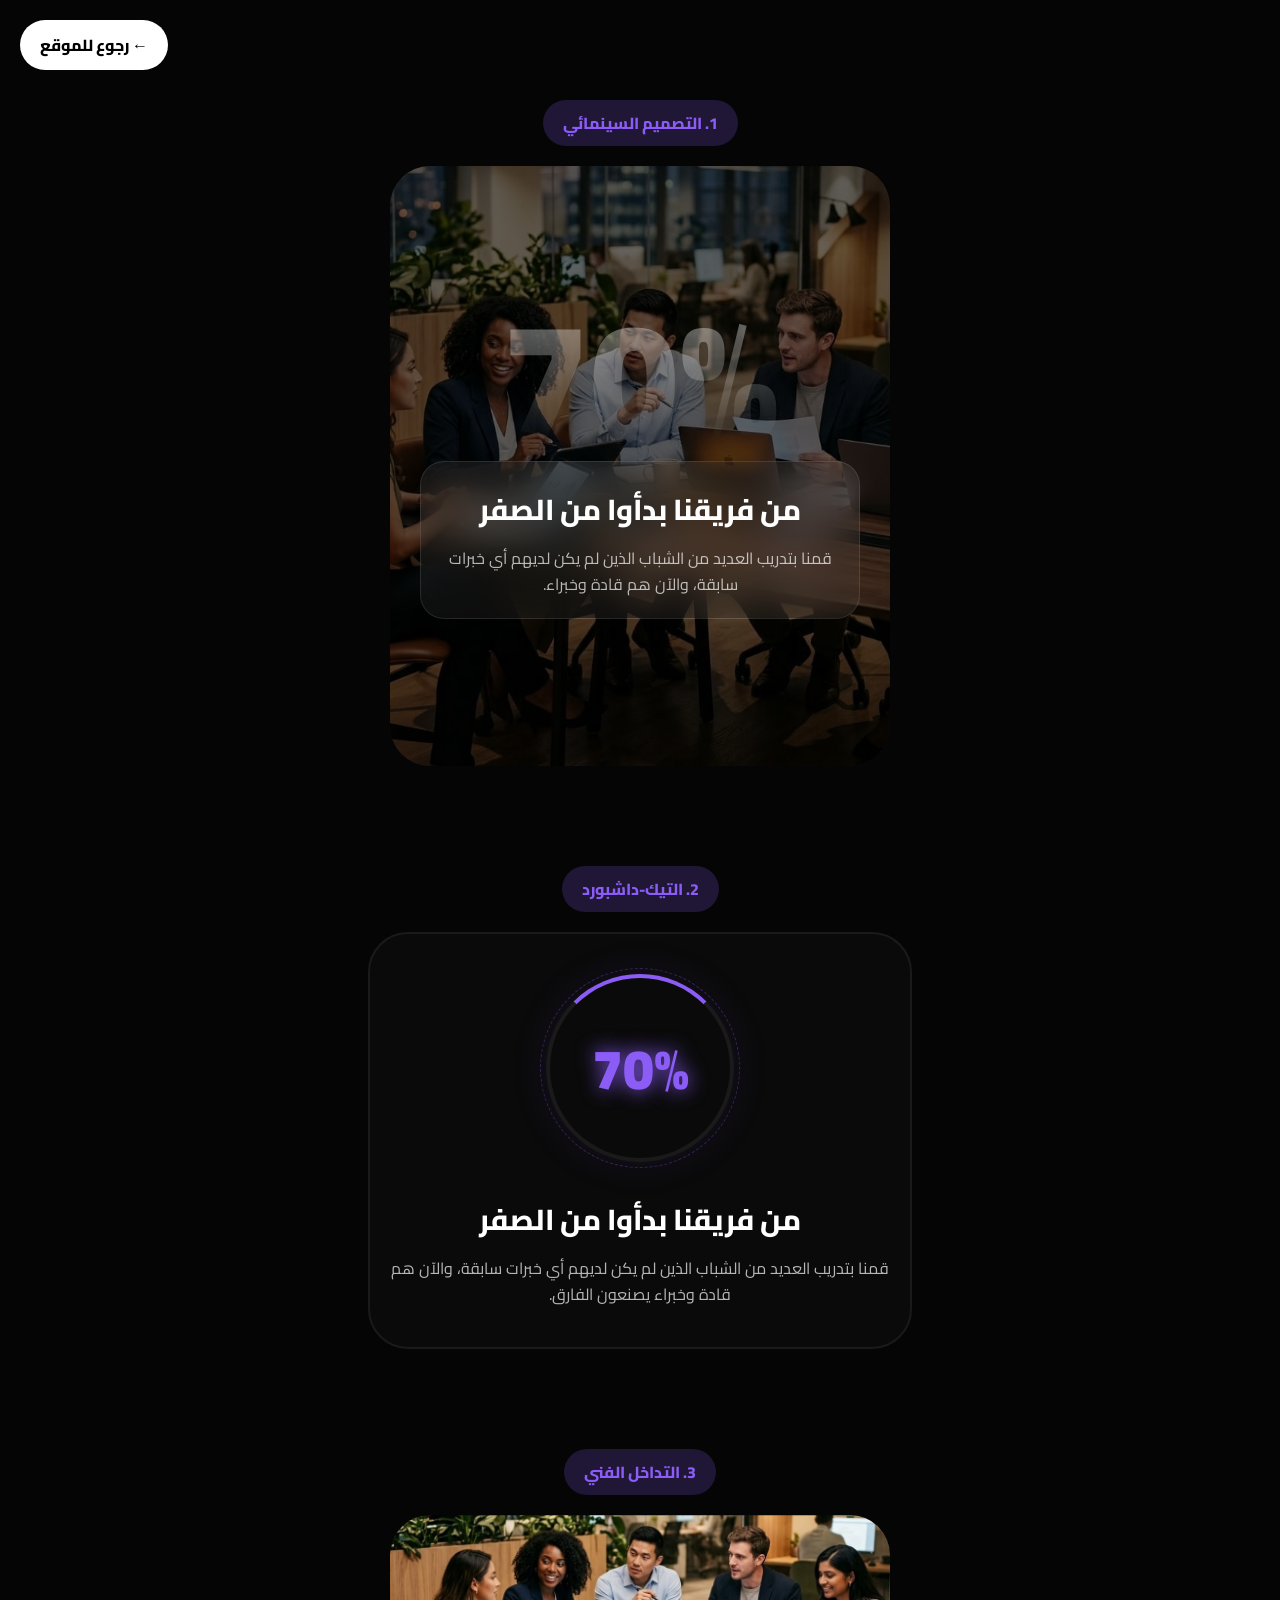
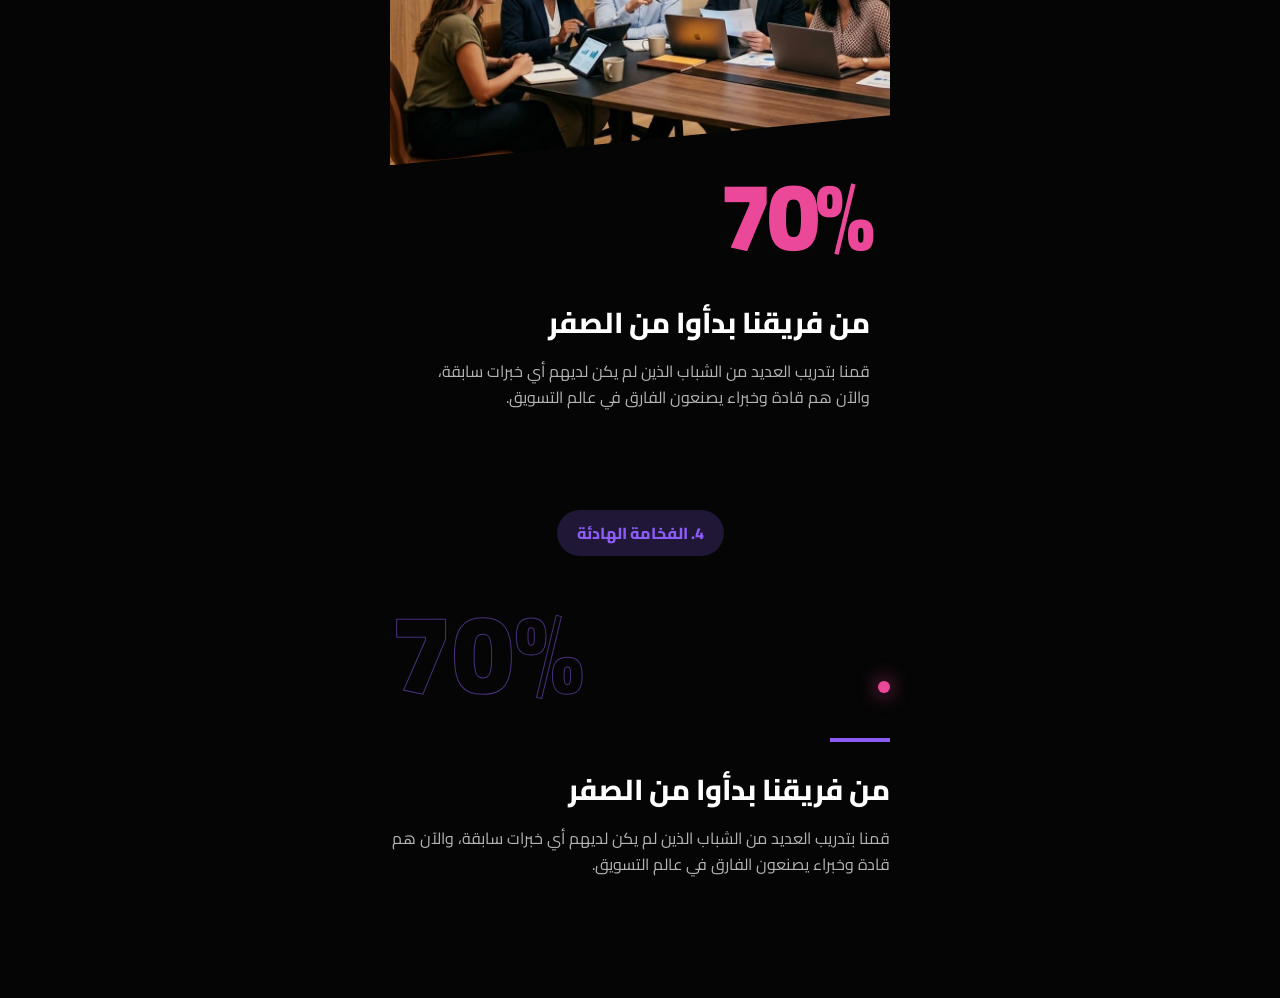
<file: designs copy 2.html>
<!DOCTYPE html>
<html lang="ar" dir="rtl">
<head>
    <meta charset="UTF-8">
    <meta name="viewport" content="width=device-width, initial-scale=1.0">
    <title>Shift Point - Stats Design Concepts</title>
    <link href="https://fonts.googleapis.com/css2?family=Cairo:wght@400;700;800;900&display=swap" rel="stylesheet">
    <style>
        :root {
            --bg: #050505;
            --accent: #8b5cf6;
            --accent-pink: #ec4899;
            --text: #ffffff;
        }
        body {
            margin: 0;
            padding: 0;
            background: var(--bg);
            color: var(--text);
            font-family: 'Cairo', sans-serif;
            overflow-x: hidden;
        }
        .concept-label {
            background: rgba(139, 92, 246, 0.2);
            color: var(--accent);
            padding: 8px 20px;
            border-radius: 100px;
            font-weight: 800;
            display: inline-block;
            margin: 40px auto 20px;
            text-align: center;
            width: fit-content;
        }
        .container {
            max-width: 500px;
            margin: 0 auto;
            padding: 0 20px;
            display: flex;
            flex-direction: column;
            align-items: center;
        }

        /* CONCEPT 1: Immersive Story */
        .c1-card {
            width: 100%;
            height: 600px;
            position: relative;
            border-radius: 40px;
            overflow: hidden;
            background: #111;
        }
        .c1-img {
            width: 100%;
            height: 100%;
            object-fit: cover;
            filter: brightness(0.4);
        }
        .c1-overlay {
            position: absolute;
            inset: 0;
            display: flex;
            flex-direction: column;
            justify-content: center;
            align-items: center;
            padding: 30px;
            text-align: center;
        }
        .c1-number {
            font-size: 10rem;
            font-weight: 900;
            background: linear-gradient(180deg, rgba(255,255,255,0.4), transparent);
            -webkit-background-clip: text;
            -webkit-text-fill-color: transparent;
            line-height: 0.8;
            margin-bottom: 20px;
        }
        .c1-content {
            background: rgba(255, 255, 255, 0.05);
            backdrop-filter: blur(20px);
            padding: 20px;
            border-radius: 24px;
            border: 1px solid rgba(255,255,255,0.1);
        }

        /* CONCEPT 2: Cyber Dashboard */
        .c2-card {
            width: 100%;
            background: #0a0a0a;
            border: 2px solid #1a1a1a;
            border-radius: 40px;
            padding: 40px 20px;
            position: relative;
        }
        .c2-visual {
            width: 180px;
            height: 180px;
            border: 4px solid #1a1a1a;
            border-top-color: var(--accent);
            border-radius: 50%;
            margin: 0 auto 30px;
            display: flex;
            justify-content: center;
            align-items: center;
            position: relative;
            box-shadow: 0 0 40px rgba(139, 92, 246, 0.1);
        }
        .c2-visual::after {
            content: '';
            position: absolute;
            inset: -10px;
            border: 1px dashed rgba(139, 92, 246, 0.3);
            border-radius: 50%;
            animation: rotate 20s linear infinite;
        }
        .c2-number {
            font-size: 3.5rem;
            font-weight: 900;
            color: var(--accent);
            text-shadow: 0 0 20px var(--accent);
        }

        /* CONCEPT 3: Artistic Mask */
        .c3-card {
            width: 100%;
            display: flex;
            flex-direction: column;
            gap: 20px;
        }
        .c3-mask {
            width: 100%;
            height: 250px;
            clip-path: polygon(0 0, 100% 0, 100% 80%, 0% 100%);
            border-radius: 40px 40px 0 0;
            overflow: hidden;
        }
        .c3-mask img { width: 100%; height: 100%; object-fit: cover; }
        .c3-info {
            margin-top: -60px;
            padding: 0 20px;
        }
        .c3-number-float {
            font-size: 6rem;
            font-weight: 900;
            color: var(--accent-pink);
            margin-bottom: -10px;
            letter-spacing: -5px;
        }

        /* CONCEPT 4: Minimalist Luxury */
        .c4-card {
            width: 100%;
            text-align: right;
            padding: 20px;
        }
        .c4-header {
            display: flex;
            justify-content: space-between;
            align-items: flex-end;
            margin-bottom: 30px;
        }
        .c4-number {
            font-size: 7rem;
            font-weight: 900;
            line-height: 1;
            color: transparent;
            -webkit-text-stroke: 1px var(--accent);
            opacity: 0.5;
        }
        .c4-dot {
            width: 12px;
            height: 12px;
            background: var(--accent-pink);
            border-radius: 50%;
            margin-bottom: 15px;
            box-shadow: 0 0 20px var(--accent-pink);
        }
        .c4-line {
            width: 60px;
            height: 4px;
            background: var(--accent);
            margin-bottom: 20px;
        }

        h3 { font-size: 1.8rem; margin: 0 0 10px; font-weight: 800; }
        p { font-size: 1rem; opacity: 0.7; line-height: 1.6; margin: 0; }
        
        @keyframes rotate {
            from { transform: rotate(0deg); }
            to { transform: rotate(360deg); }
        }
        
        .nav-back {
            position: fixed;
            top: 20px;
            left: 20px;
            background: white;
            color: black;
            padding: 10px 20px;
            border-radius: 50px;
            text-decoration: none;
            font-weight: 800;
            z-index: 100;
        }
    </style>
</head>
<body>
    <a href="index.html" class="nav-back">← رجوع للموقع</a>

    <div class="container">
        <div style="height: 60px;"></div>
        
        <!-- DESIGN 1 -->
        <div class="concept-label">1. التصميم السينمائي</div>
        <div class="c1-card">
            <img src="stats-bg.jpg" class="c1-img">
            <div class="c1-overlay">
                <div class="c1-number">70%</div>
                <div class="c1-content">
                    <h3>من فريقنا بدأوا من الصفر</h3>
                    <p>قمنا بتدريب العديد من الشباب الذين لم يكن لديهم أي خبرات سابقة، والآن هم قادة وخبراء.</p>
                </div>
            </div>
        </div>

        <div style="height: 60px;"></div>

        <!-- DESIGN 2 -->
        <div class="concept-label">2. التيك-داشبورد</div>
        <div class="c2-card">
            <div class="c2-visual">
                <div class="c2-number">70%</div>
            </div>
            <div style="text-align: center;">
                <h3>من فريقنا بدأوا من الصفر</h3>
                <p>قمنا بتدريب العديد من الشباب الذين لم يكن لديهم أي خبرات سابقة، والآن هم قادة وخبراء يصنعون الفارق.</p>
            </div>
        </div>

        <div style="height: 60px;"></div>

        <!-- DESIGN 3 -->
        <div class="concept-label">3. التداخل الفني</div>
        <div class="c3-card">
            <div class="c3-mask">
                <img src="stats-bg.jpg">
            </div>
            <div class="c3-info">
                <div class="c3-number-float">70%</div>
                <h3>من فريقنا بدأوا من الصفر</h3>
                <p>قمنا بتدريب العديد من الشباب الذين لم يكن لديهم أي خبرات سابقة، والآن هم قادة وخبراء يصنعون الفارق في عالم التسويق.</p>
            </div>
        </div>

        <div style="height: 60px;"></div>

        <!-- DESIGN 4 -->
        <div class="concept-label">4. الفخامة الهادئة</div>
        <div class="c4-card">
            <div class="c4-header">
                <div class="c4-dot"></div>
                <div class="c4-number">70%</div>
            </div>
            <div class="c4-line"></div>
            <h3>من فريقنا بدأوا من الصفر</h3>
            <p>قمنا بتدريب العديد من الشباب الذين لم يكن لديهم أي خبرات سابقة، والآن هم قادة وخبراء يصنعون الفارق في عالم التسويق.</p>
        </div>

        <div style="height: 100px;"></div>
    </div>
</body>
</html>
</file>
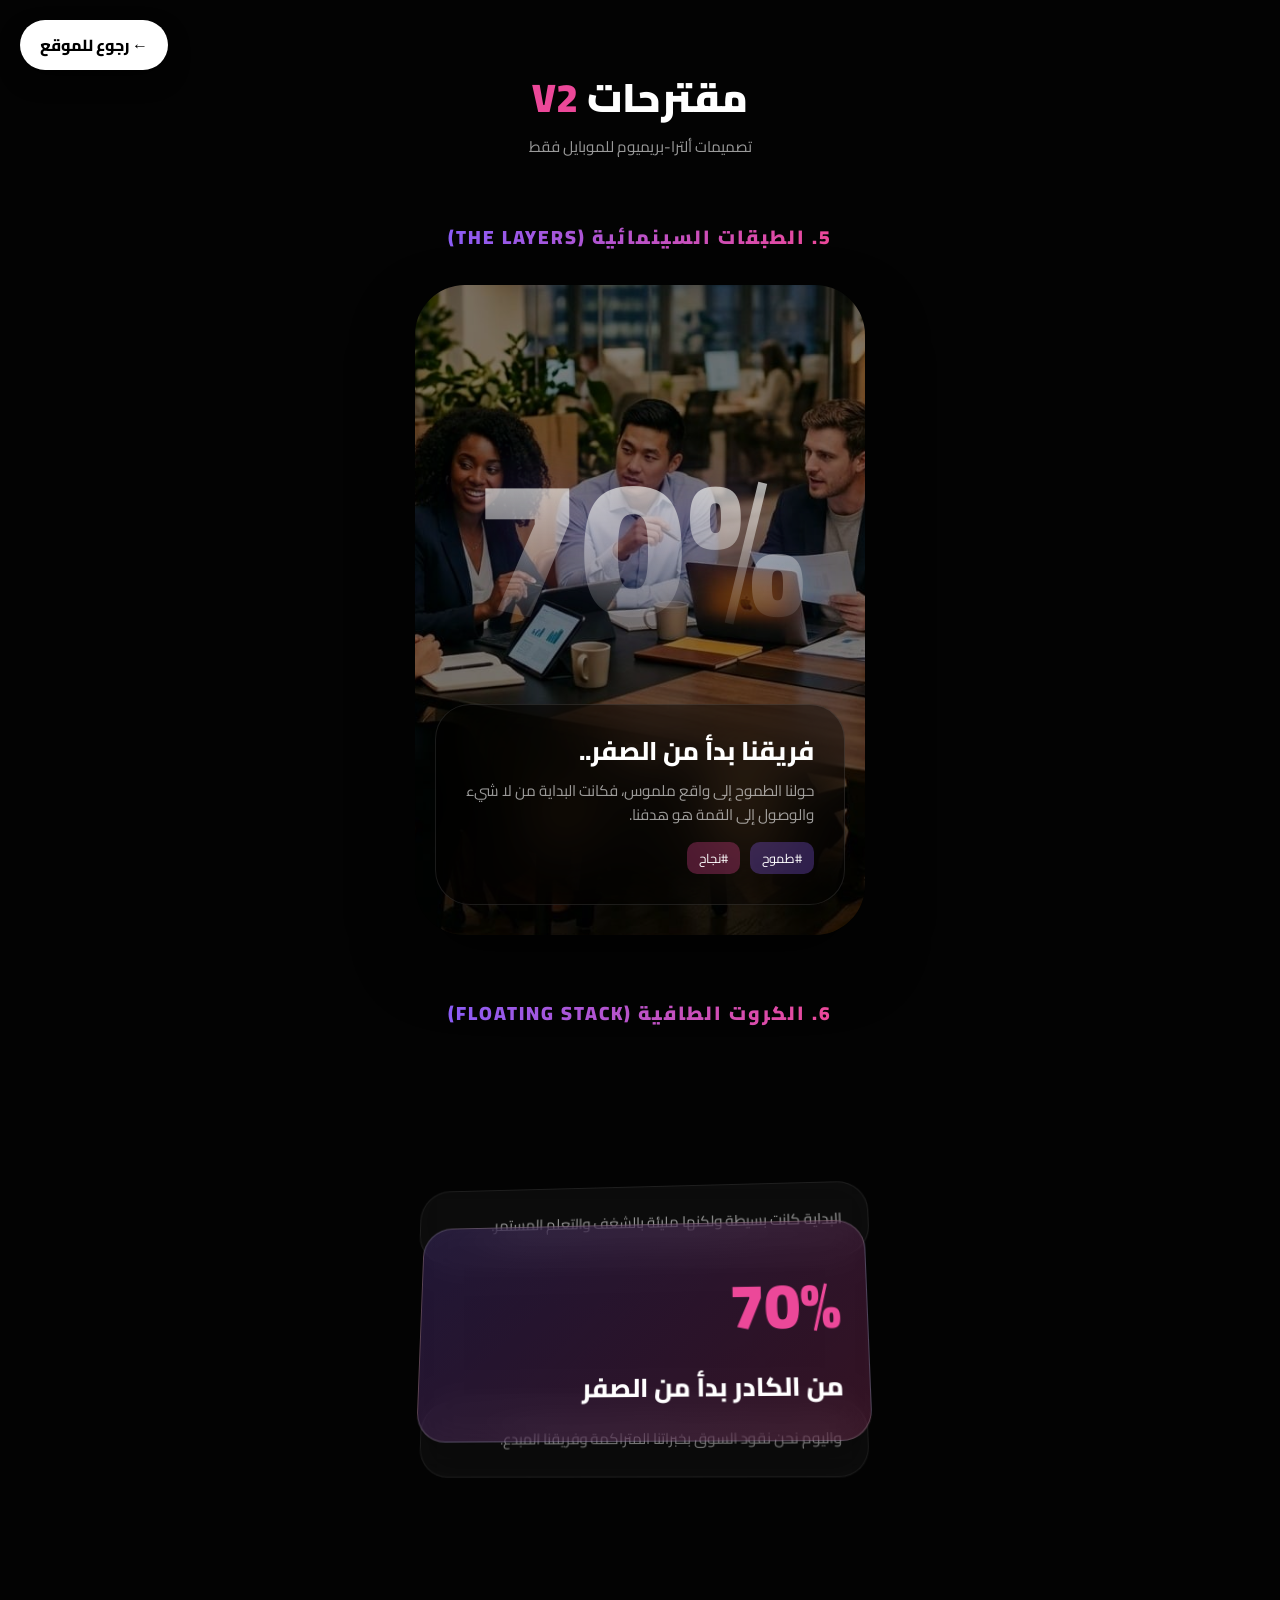
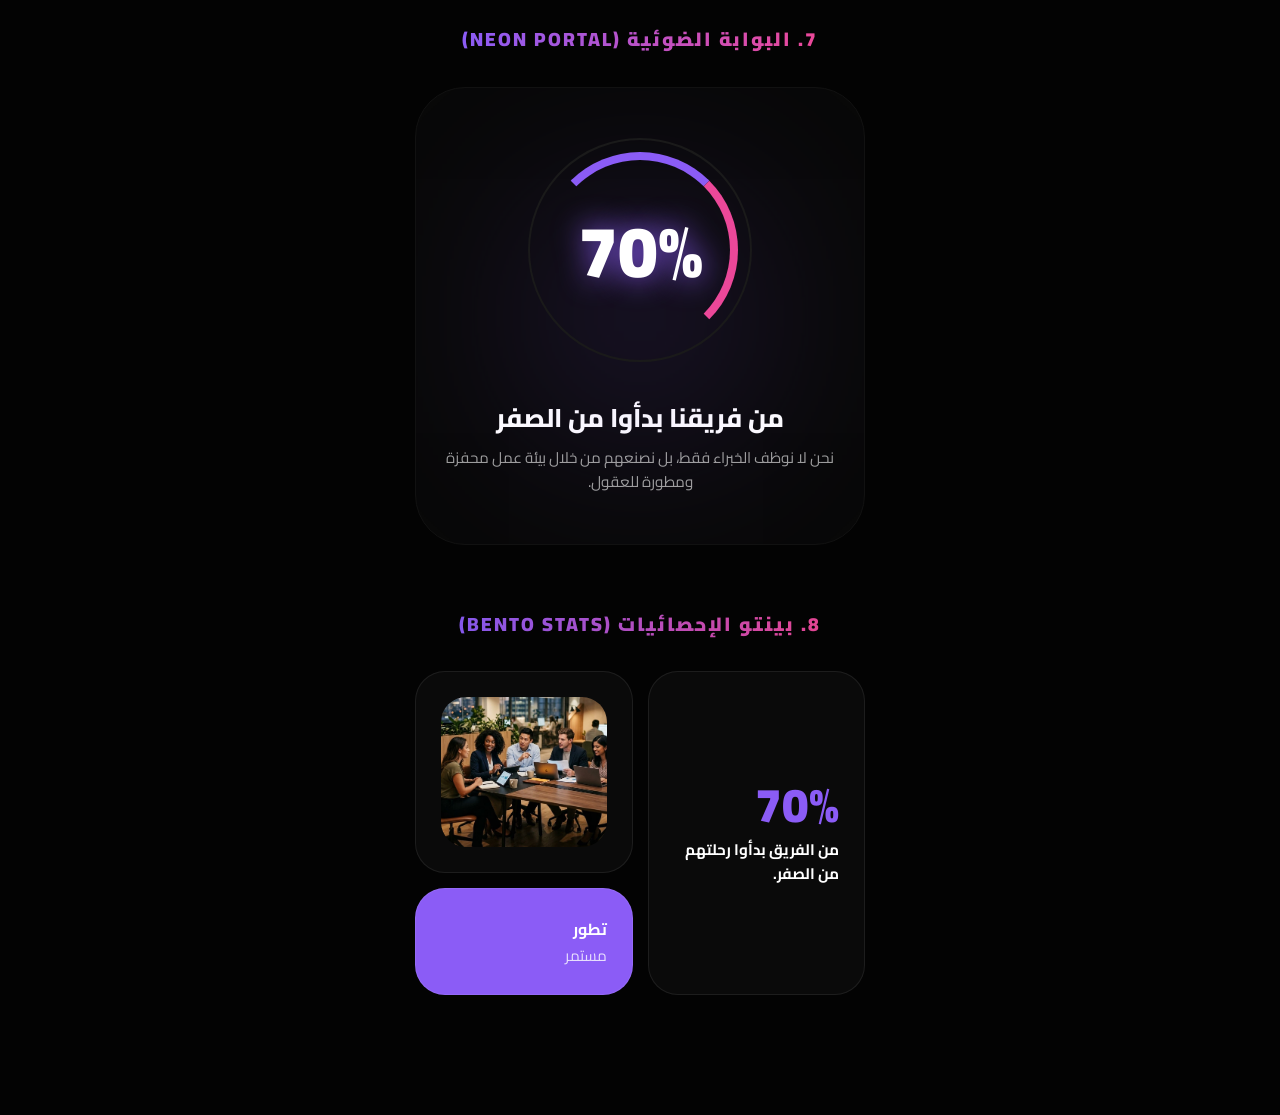
<file: designs.html>
<!DOCTYPE html>
<html lang="ar" dir="rtl">
<head>
    <meta charset="UTF-8">
    <meta name="viewport" content="width=device-width, initial-scale=1.0">
    <title>Shift Point - Ultra Premium Stats Designs</title>
    <link href="https://fonts.googleapis.com/css2?family=Cairo:wght@400;700;800;900&display=swap" rel="stylesheet">
    <script src="https://cdnjs.cloudflare.com/ajax/libs/gsap/3.12.2/gsap.min.js"></script>
    <style>
        :root {
            --bg: #030303;
            --accent: #8b5cf6;
            --accent-pink: #ec4899;
            --text: #ffffff;
            --glass: rgba(255, 255, 255, 0.03);
            --border: rgba(255, 255, 255, 0.08);
        }
        body {
            margin: 0;
            padding: 0;
            background: var(--bg);
            color: var(--text);
            font-family: 'Cairo', sans-serif;
            overflow-x: hidden;
        }
        .container {
            max-width: 450px;
            margin: 0 auto;
            padding: 20px;
        }
        .concept-title {
            text-align: center;
            margin: 60px 0 30px;
        }
        .concept-title span {
            background: linear-gradient(90deg, var(--accent), var(--accent-pink));
            -webkit-background-clip: text;
            -webkit-text-fill-color: transparent;
            font-weight: 900;
            font-size: 1.2rem;
            text-transform: uppercase;
            letter-spacing: 2px;
        }

        /* CONCEPT 5: THE CINEMATIC LAYERS 2.0 */
        .c5-wrapper {
            position: relative;
            height: 650px;
            border-radius: 50px;
            overflow: hidden;
            background: #000;
            box-shadow: 0 30px 60px rgba(0,0,0,0.5);
        }
        .c5-bg {
            position: absolute;
            inset: 0;
            width: 100%;
            height: 100%;
            object-fit: cover;
            filter: brightness(0.5) saturate(1.2);
            transform: scale(1.1);
        }
        .c5-number-wrap {
            position: absolute;
            top: 40%;
            left: 50%;
            transform: translate(-50%, -50%);
            z-index: 2;
        }
        .c5-number {
            font-size: 12rem;
            font-weight: 900;
            line-height: 1;
            background: linear-gradient(180deg, #fff, transparent);
            -webkit-background-clip: text;
            -webkit-text-fill-color: transparent;
            opacity: 0.8;
            filter: drop-shadow(0 0 30px rgba(139, 92, 246, 0.5));
        }
        .c5-glass-card {
            position: absolute;
            bottom: 30px;
            left: 20px;
            right: 20px;
            background: rgba(0, 0, 0, 0.4);
            backdrop-filter: blur(30px);
            border: 1px solid rgba(255,255,255,0.1);
            border-radius: 35px;
            padding: 30px;
            z-index: 3;
        }

        /* CONCEPT 6: FLOATING GLASS STACK */
        .c6-stack {
            position: relative;
            height: 500px;
            display: flex;
            flex-direction: column;
            justify-content: center;
            perspective: 1000px;
        }
        .c6-card {
            background: var(--glass);
            backdrop-filter: blur(20px);
            border: 1px solid var(--border);
            border-radius: 30px;
            padding: 25px;
            margin-bottom: -40px;
            transform: rotateX(10deg) rotateY(-5deg);
            box-shadow: 0 20px 40px rgba(0,0,0,0.3);
        }
        .c6-card.prio {
            background: linear-gradient(135deg, rgba(139, 92, 246, 0.2), rgba(236, 72, 153, 0.2));
            border-color: rgba(255,255,255,0.2);
            z-index: 2;
        }
        .c6-num {
            font-size: 4rem;
            font-weight: 900;
            color: var(--accent-pink);
            margin-bottom: 5px;
        }

        /* CONCEPT 7: THE NEON PORTAL */
        .c7-portal-wrap {
            background: #080808;
            border-radius: 50px;
            padding: 50px 30px;
            text-align: center;
            border: 1px solid #111;
            position: relative;
            overflow: hidden;
        }
        .c7-glow {
            position: absolute;
            width: 200px;
            height: 200px;
            background: var(--accent);
            filter: blur(100px);
            opacity: 0.2;
            top: 50%;
            left: 50%;
            transform: translate(-50%, -50%);
        }
        .c7-circle {
            width: 220px;
            height: 220px;
            margin: 0 auto 40px;
            border: 2px solid #1a1a1a;
            border-radius: 50%;
            display: flex;
            justify-content: center;
            align-items: center;
            position: relative;
        }
        .c7-circle-inner {
            width: 180px;
            height: 180px;
            border: 8px solid transparent;
            border-top-color: var(--accent);
            border-right-color: var(--accent-pink);
            border-radius: 50%;
            animation: spin 3s linear infinite;
        }
        .c7-num {
            position: absolute;
            font-size: 4.5rem;
            font-weight: 900;
            text-shadow: 0 0 30px var(--accent);
        }

        /* CONCEPT 8: BENTO STATS */
        .c8-grid {
            display: grid;
            grid-template-columns: repeat(2, 1fr);
            gap: 15px;
        }
        .c8-item {
            background: var(--glass);
            border: 1px solid var(--border);
            border-radius: 30px;
            padding: 25px;
        }
        .c8-item.tall { grid-row: span 2; display: flex; flex-direction: column; justify-content: center; }
        .c8-img-box {
            height: 150px;
            border-radius: 25px;
            overflow: hidden;
        }
        .c8-img-box img { width: 100%; height: 100%; object-fit: cover; }
        .c8-val { font-size: 3rem; font-weight: 900; color: var(--accent); line-height: 1; margin-bottom: 10px; }

        h3 { font-size: 1.6rem; margin: 0 0 10px; font-weight: 800; line-height: 1.3; }
        p { font-size: 0.95rem; opacity: 0.6; line-height: 1.6; margin: 0; }
        
        @keyframes spin {
            to { transform: rotate(360deg); }
        }

        .nav-back {
            position: fixed;
            top: 20px;
            left: 20px;
            background: white;
            color: black;
            padding: 10px 20px;
            border-radius: 50px;
            text-decoration: none;
            font-weight: 800;
            z-index: 100;
            box-shadow: 0 10px 20px rgba(0,0,0,0.5);
        }
    </style>
</head>
<body>
    <a href="index.html" class="nav-back">← رجوع للموقع</a>

    <div class="container">
        
        <div style="height: 40px;"></div>
        <div style="text-align: center;">
            <h1 style="font-size: 2.5rem; font-weight: 900; margin: 0;">مقترحات <span style="color:var(--accent-pink)">V2</span></h1>
            <p>تصميمات ألترا-بريميوم للموبايل فقط</p>
        </div>

        <!-- DESIGN 5 -->
        <div class="concept-title"><span>5. الطبقات السينمائية (The Layers)</span></div>
        <div class="c5-wrapper">
            <img src="stats-bg.jpg" class="c5-bg">
            <div class="c5-number-wrap">
                <div class="c5-number">70%</div>
            </div>
            <div class="c5-glass-card">
                <h3>فريقنا بدأ من الصفر..</h3>
                <p>حولنا الطموح إلى واقع ملموس، فكانت البداية من لا شيء والوصول إلى القمة هو هدفنا.</p>
                <div style="margin-top: 15px; display: flex; gap: 10px;">
                    <span style="font-size: 0.8rem; background: rgba(139, 92, 246, 0.3); padding: 4px 12px; border-radius: 10px;">#طموح</span>
                    <span style="font-size: 0.8rem; background: rgba(236, 72, 153, 0.3); padding: 4px 12px; border-radius: 10px;">#نجاح</span>
                </div>
            </div>
        </div>

        <!-- DESIGN 6 -->
        <div class="concept-title"><span>6. الكروت الطافية (Floating Stack)</span></div>
        <div class="c6-stack">
            <div class="c6-card">
                <p>البداية كانت بسيطة ولكنها مليئة بالشغف والتعلم المستمر.</p>
            </div>
            <div class="c6-card prio">
                <div class="c6-num">70%</div>
                <h3>من الكادر بدأ من الصفر</h3>
            </div>
            <div class="c6-card">
                <p>واليوم نحن نقود السوق بخبراتنا المتراكمة وفريقنا المبدع.</p>
            </div>
        </div>

        <!-- DESIGN 7 -->
        <div class="concept-title"><span>7. البوابة الضوئية (Neon Portal)</span></div>
        <div class="c7-portal-wrap">
            <div class="c7-glow"></div>
            <div class="c7-circle">
                <div class="c7-circle-inner"></div>
                <div class="c7-num">70%</div>
            </div>
            <h3>من فريقنا بدأوا من الصفر</h3>
            <p>نحن لا نوظف الخبراء فقط، بل نصنعهم من خلال بيئة عمل محفزة ومطورة للعقول.</p>
        </div>

        <!-- DESIGN 8 -->
        <div class="concept-title"><span>8. بينتو الإحصائيات (Bento Stats)</span></div>
        <div class="c8-grid">
            <div class="c8-item tall">
                <div class="c8-val">70%</div>
                <p style="opacity: 1; font-weight: 700;">من الفريق بدأوا رحلتهم من الصفر.</p>
            </div>
            <div class="c8-item">
                <div class="c8-img-box">
                    <img src="stats-bg.jpg">
                </div>
            </div>
            <div class="c8-item" style="grid-column: span 1; background: var(--accent); color: white;">
                <h4 style="margin:0">تطور</h4>
                <p style="color:white; opacity:0.8">مستمر</p>
            </div>
        </div>

        <div style="height: 100px;"></div>
    </div>

    <script>
        // Simple entry animations
        gsap.from(".concept-title", {
            scrollTrigger: ".concept-title",
            y: 30,
            opacity: 0,
            duration: 1,
            stagger: 0.3
        });
    </script>
</body>
</html>
</file>
